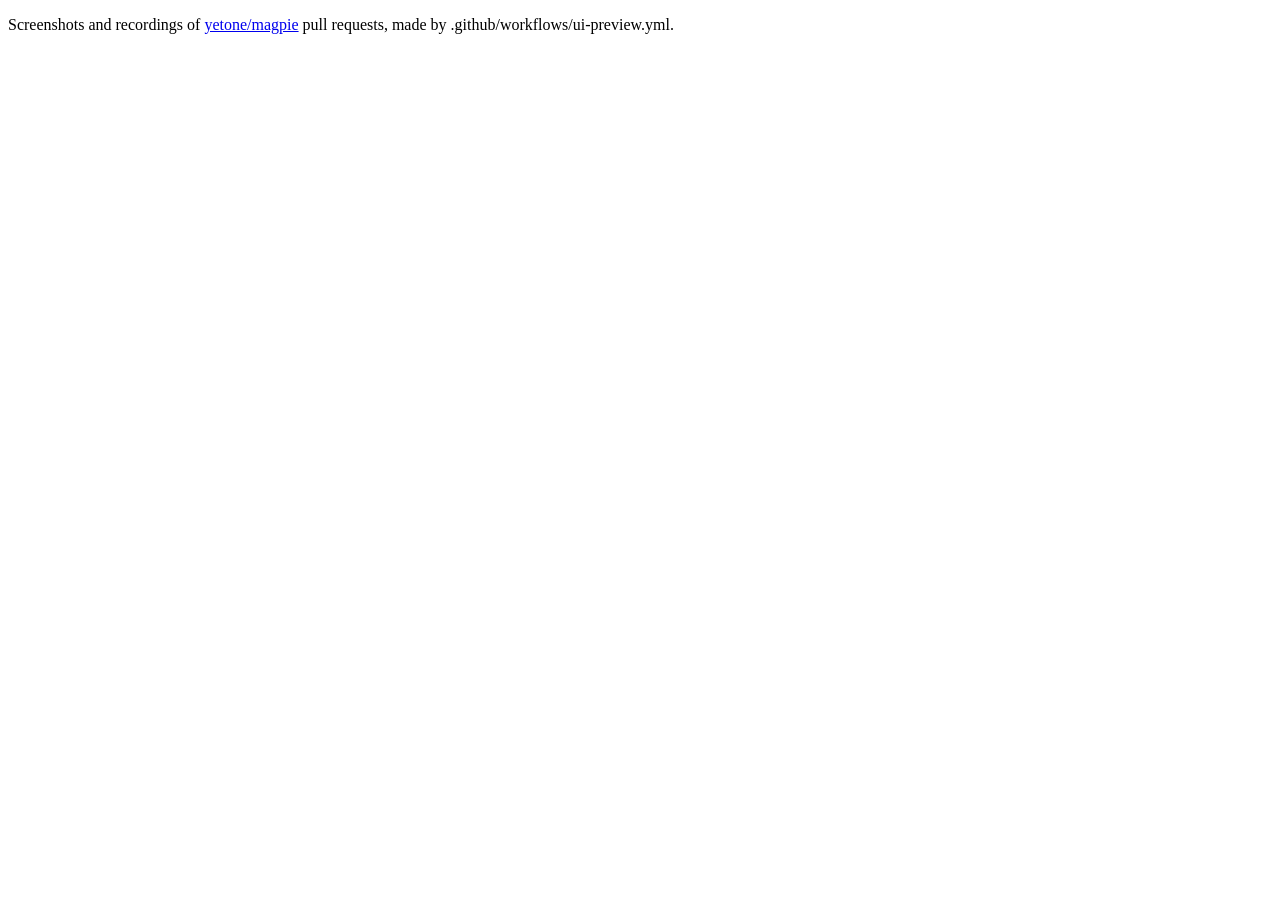
<file: index.html>
<!doctype html><meta charset="utf-8"><title>magpie UI previews</title><p>Screenshots and recordings of <a href="https://github.com/yetone/magpie/pulls">yetone/magpie</a> pull requests, made by .github/workflows/ui-preview.yml.</p>
</file>
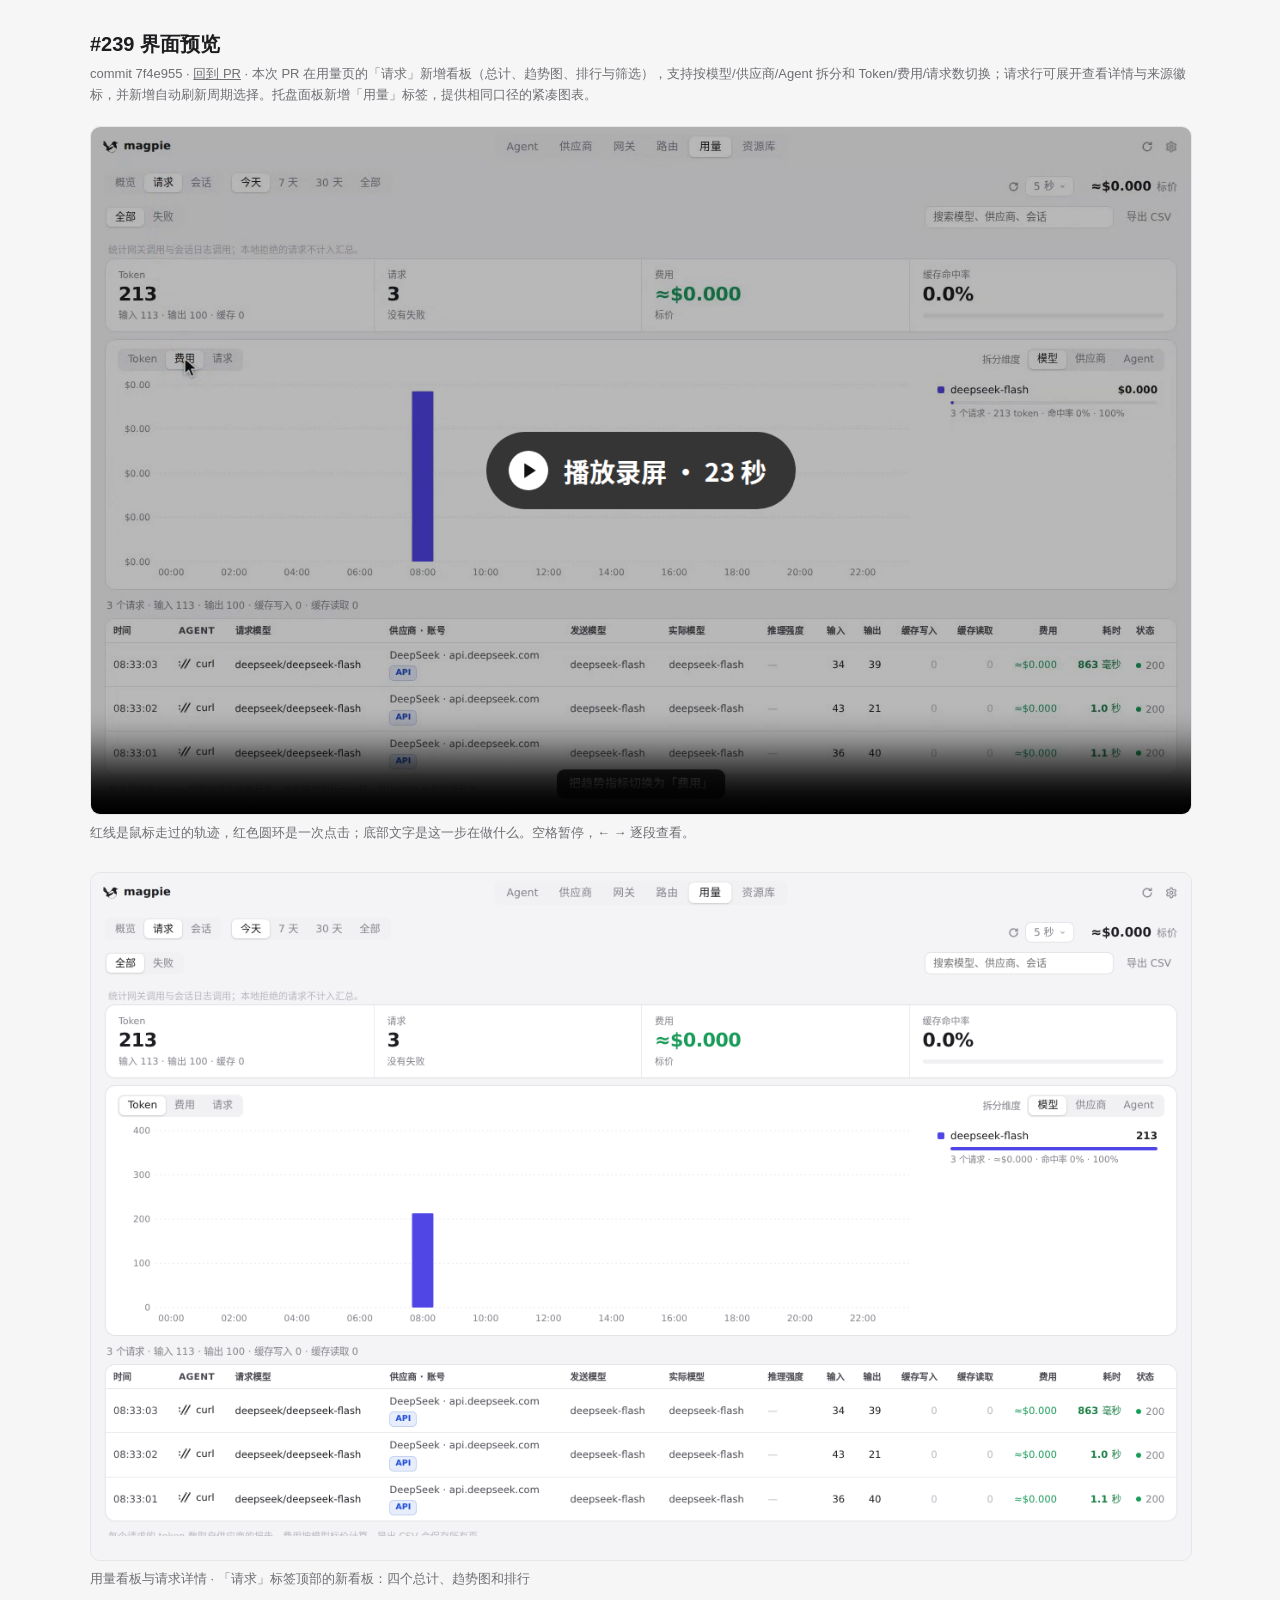
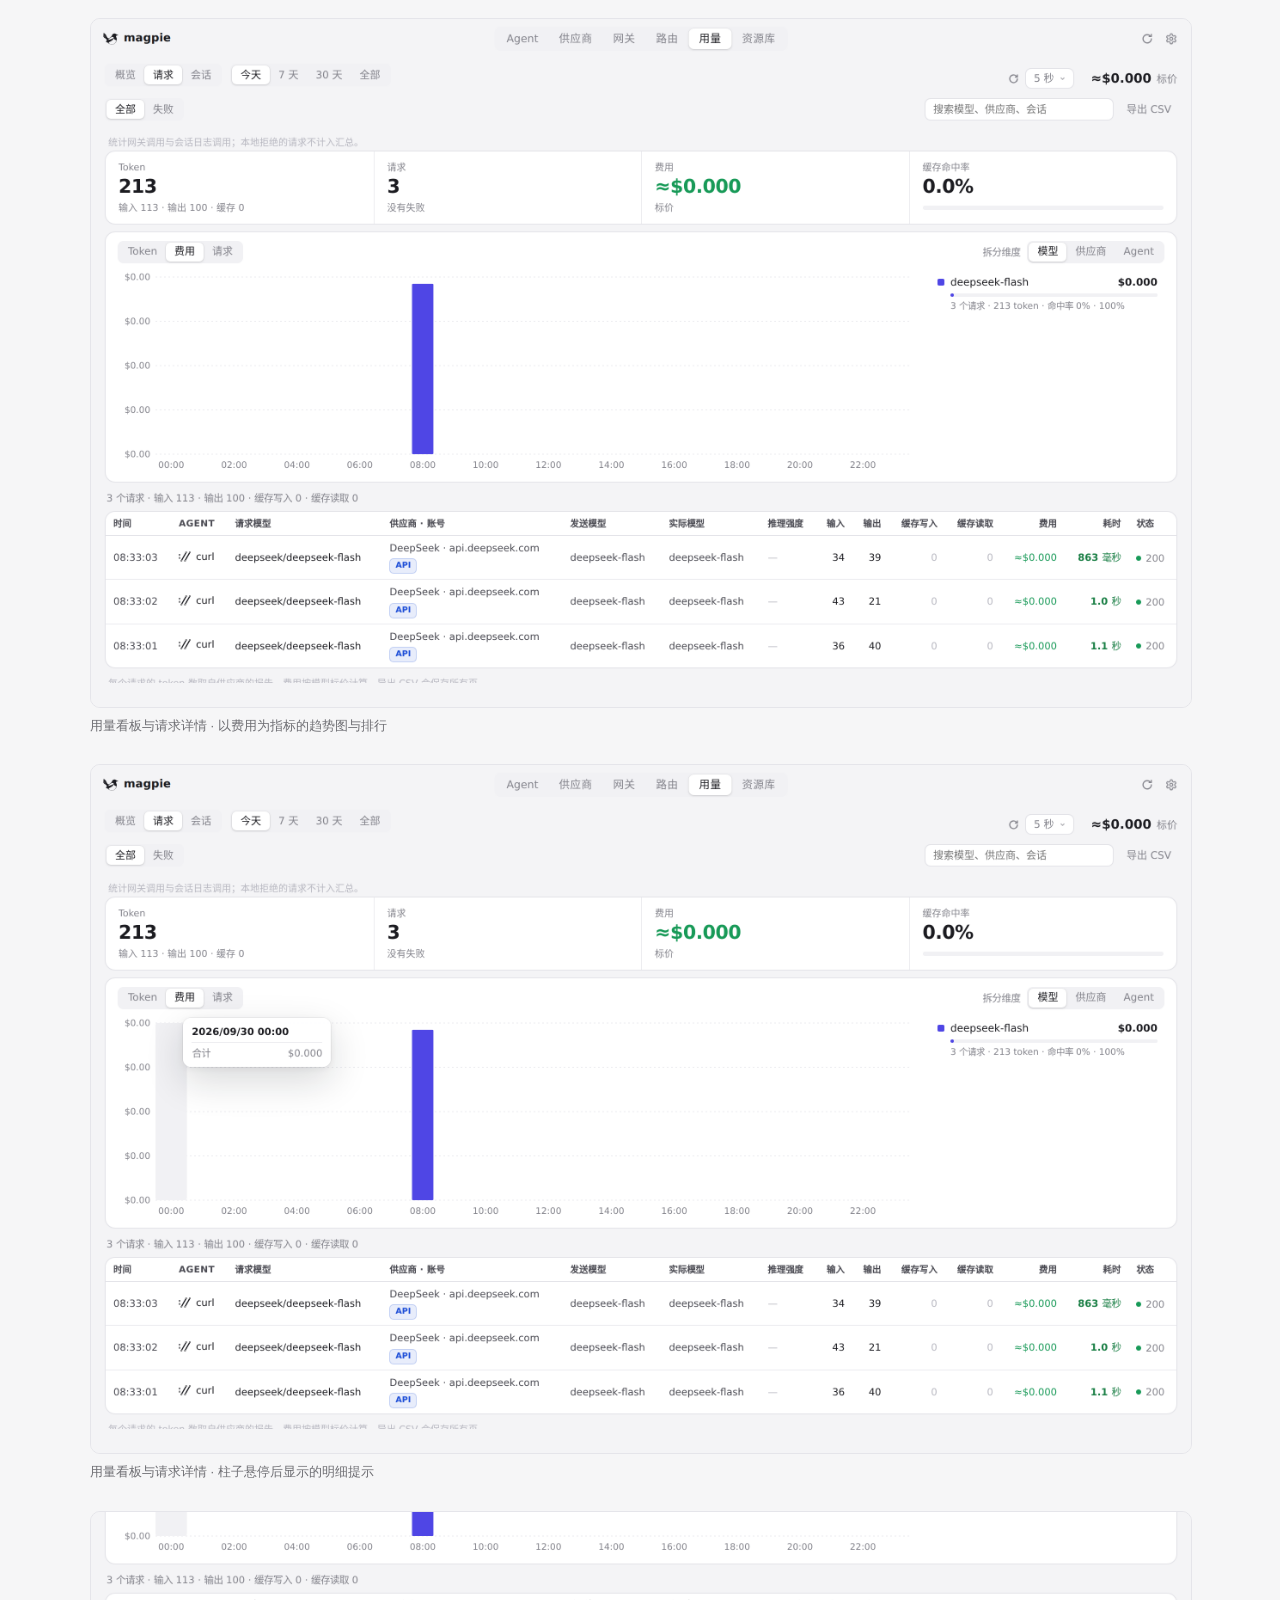
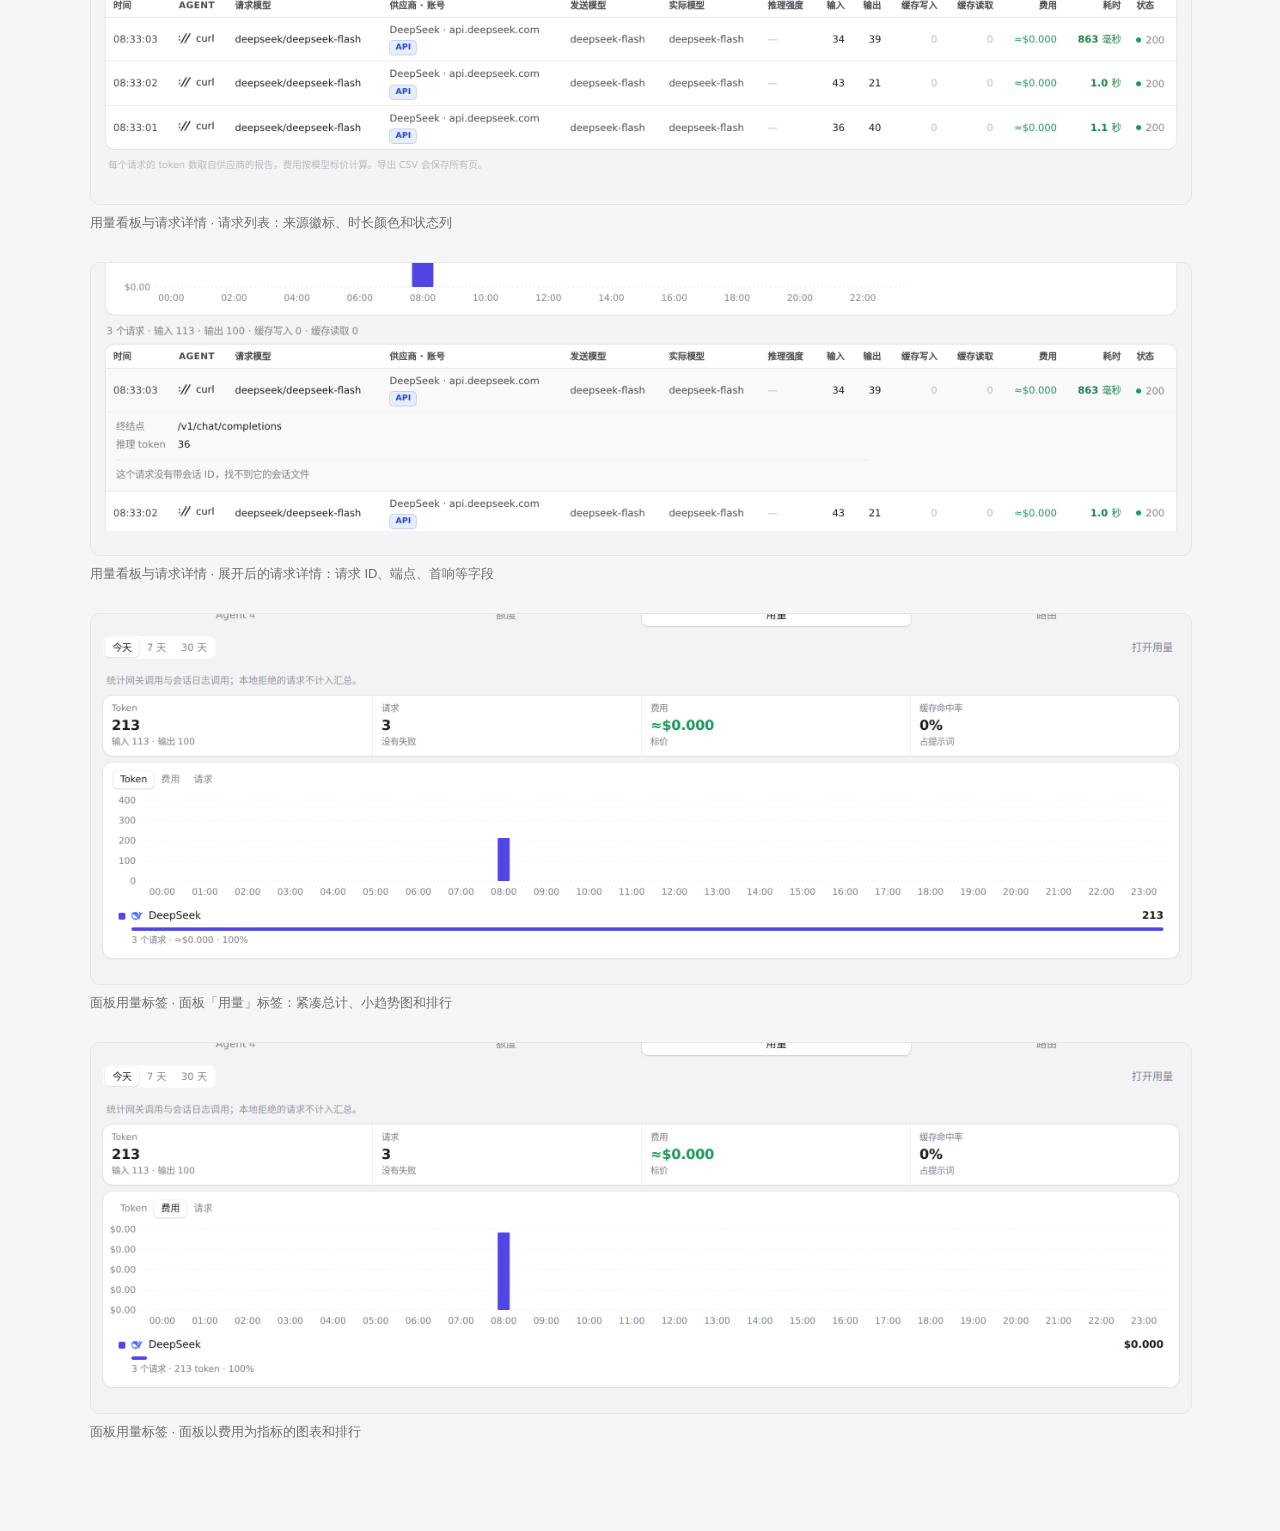
<file: pr-239/7f4e955/index.html>
<!doctype html><html lang="zh"><meta charset="utf-8"><meta name="viewport" content="width=device-width,initial-scale=1">
<title>#239 界面预览 · 7f4e955</title>
<style>:root{color-scheme:light dark;--bg:#f6f6f7;--fg:#1d1d1f;--muted:#6e6e73;--card:#fff;--line:#e5e5ea}
@media (prefers-color-scheme:dark){:root{--bg:#111113;--fg:#f2f2f4;--muted:#9a9aa0;--card:#1c1c1f;--line:#2c2c30}}
body{margin:0;background:var(--bg);color:var(--fg);font:15px/1.6 -apple-system,"Segoe UI","PingFang SC","Noto Sans CJK SC",sans-serif}
main{max-width:1100px;margin:0 auto;padding:28px 16px 60px}h1{font-size:20px;margin:0 0 4px}.m{color:var(--muted);font-size:13px;margin:0 0 20px}
video,img{display:block;width:100%;border-radius:10px;border:1px solid var(--line);background:var(--card)}figure{margin:0 0 28px}figcaption{color:var(--muted);font-size:13px;margin-top:8px}
a{color:inherit}</style>
<main><h1>#239 界面预览</h1><p class="m">commit 7f4e955 · <a href="https://github.com/yetone/magpie/pull/239">回到 PR</a> · 本次 PR 在用量页的「请求」新增看板（总计、趋势图、排行与筛选），支持按模型/供应商/Agent 拆分和 Token/费用/请求数切换；请求行可展开查看详情与来源徽标，并新增自动刷新周期选择。托盘面板新增「用量」标签，提供相同口径的紧凑图表。</p>
<figure><video src="preview.mp4" controls autoplay muted playsinline poster="poster.png"></video><figcaption>红线是鼠标走过的轨迹，红色圆环是一次点击；底部文字是这一步在做什么。空格暂停，← → 逐段查看。</figcaption></figure>
<figure><img src="01-usage-requests-dashboard.png" alt="「请求」标签顶部的新看板：四个总计、趋势图和排行"><figcaption>用量看板与请求详情 · 「请求」标签顶部的新看板：四个总计、趋势图和排行</figcaption></figure>
<figure><img src="02-usage-requests-cost.png" alt="以费用为指标的趋势图与排行"><figcaption>用量看板与请求详情 · 以费用为指标的趋势图与排行</figcaption></figure>
<figure><img src="03-usage-requests-tooltip.png" alt="柱子悬停后显示的明细提示"><figcaption>用量看板与请求详情 · 柱子悬停后显示的明细提示</figcaption></figure>
<figure><img src="04-usage-request-rows.png" alt="请求列表：来源徽标、时长颜色和状态列"><figcaption>用量看板与请求详情 · 请求列表：来源徽标、时长颜色和状态列</figcaption></figure>
<figure><img src="05-usage-request-detail.png" alt="展开后的请求详情：请求 ID、端点、首响等字段"><figcaption>用量看板与请求详情 · 展开后的请求详情：请求 ID、端点、首响等字段</figcaption></figure>
<figure><img src="06-panel-usage-tab.png" alt="面板「用量」标签：紧凑总计、小趋势图和排行"><figcaption>面板用量标签 · 面板「用量」标签：紧凑总计、小趋势图和排行</figcaption></figure>
<figure><img src="07-panel-usage-cost.png" alt="面板以费用为指标的图表和排行"><figcaption>面板用量标签 · 面板以费用为指标的图表和排行</figcaption></figure>
</main></html>
</file>
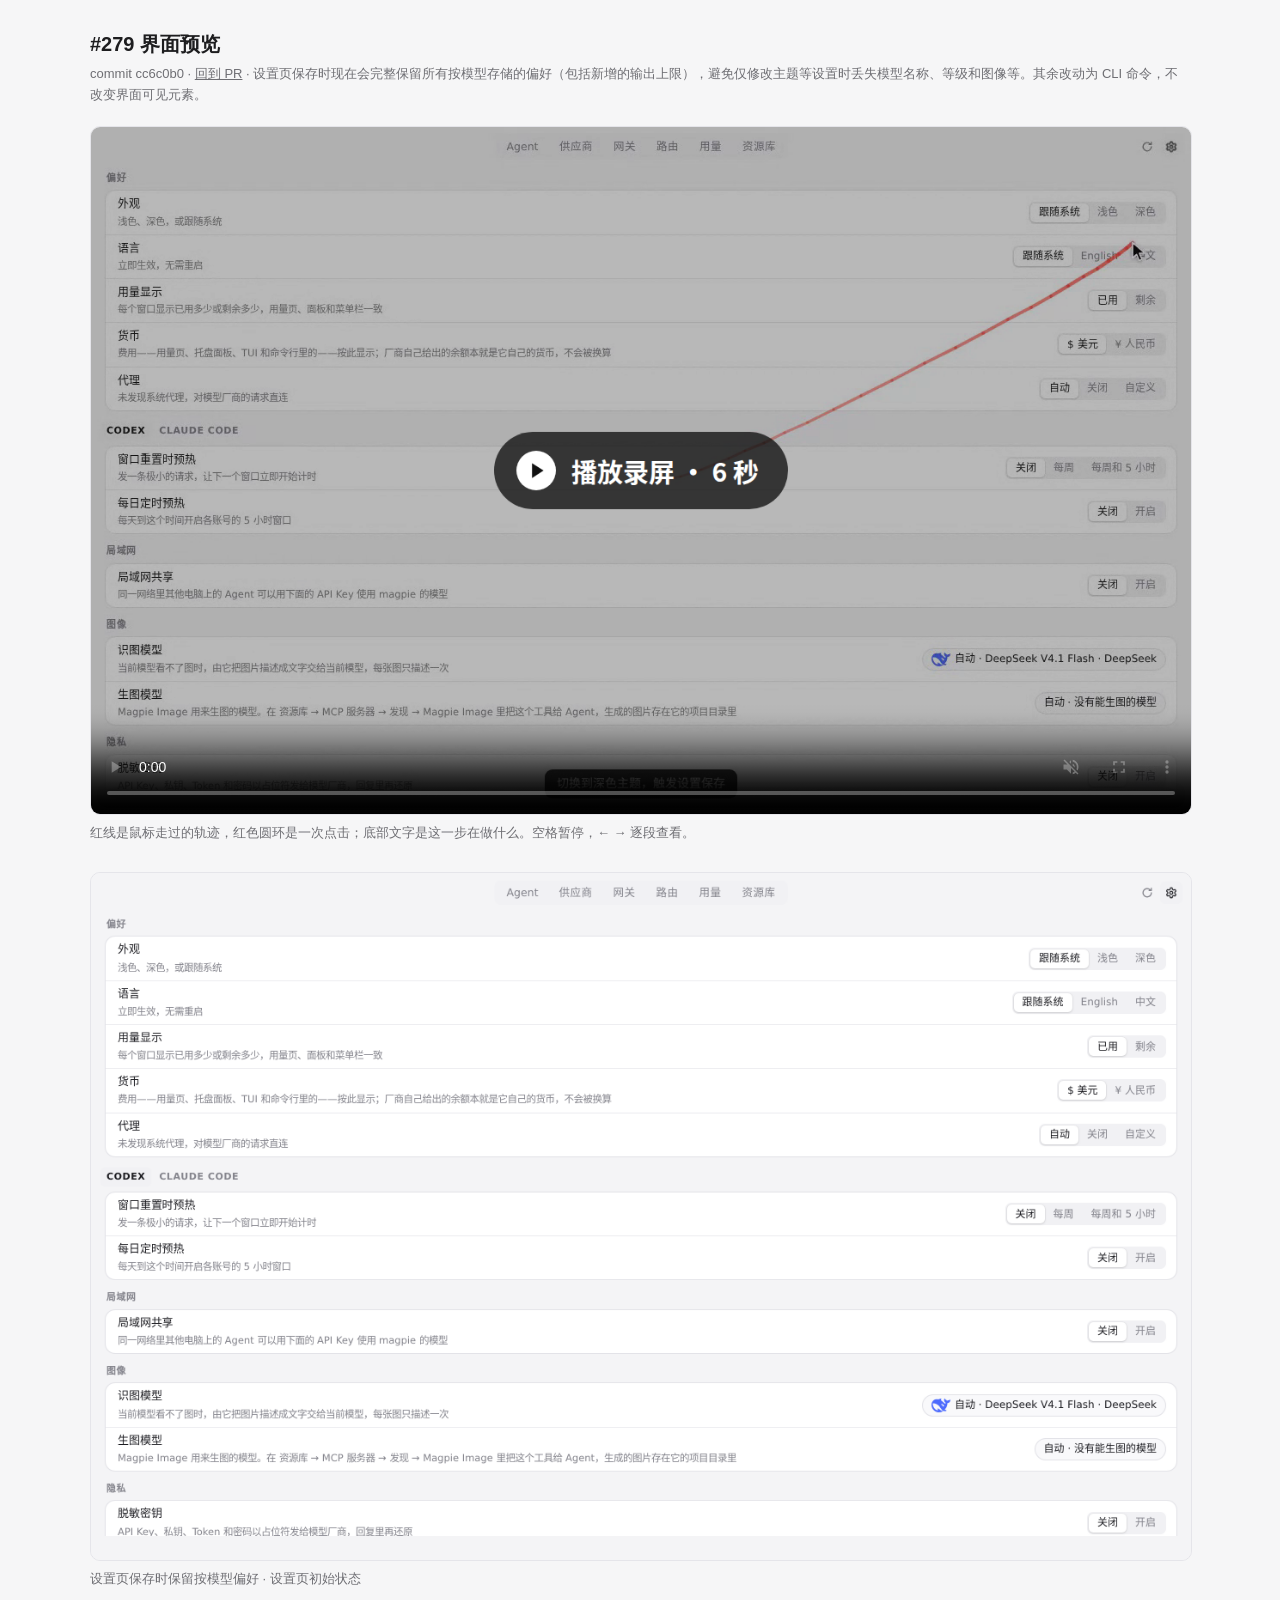
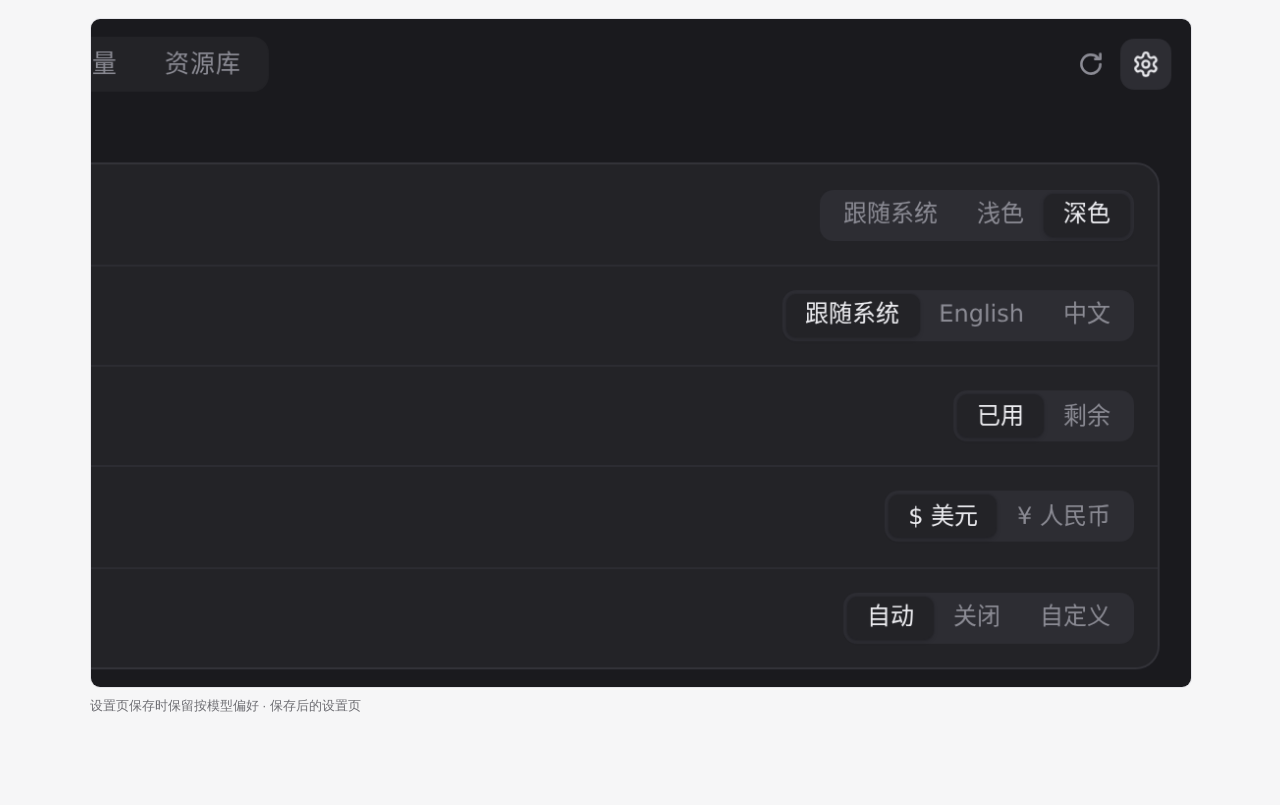
<file: pr-279/cc6c0b0/index.html>
<!doctype html><html lang="zh"><meta charset="utf-8"><meta name="viewport" content="width=device-width,initial-scale=1">
<title>#279 界面预览 · cc6c0b0</title>
<style>:root{color-scheme:light dark;--bg:#f6f6f7;--fg:#1d1d1f;--muted:#6e6e73;--card:#fff;--line:#e5e5ea}
@media (prefers-color-scheme:dark){:root{--bg:#111113;--fg:#f2f2f4;--muted:#9a9aa0;--card:#1c1c1f;--line:#2c2c30}}
body{margin:0;background:var(--bg);color:var(--fg);font:15px/1.6 -apple-system,"Segoe UI","PingFang SC","Noto Sans CJK SC",sans-serif}
main{max-width:1100px;margin:0 auto;padding:28px 16px 60px}h1{font-size:20px;margin:0 0 4px}.m{color:var(--muted);font-size:13px;margin:0 0 20px}
video,img{display:block;width:100%;border-radius:10px;border:1px solid var(--line);background:var(--card)}figure{margin:0 0 28px}figcaption{color:var(--muted);font-size:13px;margin-top:8px}
a{color:inherit}</style>
<main><h1>#279 界面预览</h1><p class="m">commit cc6c0b0 · <a href="https://github.com/yetone/magpie/pull/279">回到 PR</a> · 设置页保存时现在会完整保留所有按模型存储的偏好（包括新增的输出上限），避免仅修改主题等设置时丢失模型名称、等级和图像等。其余改动为 CLI 命令，不改变界面可见元素。</p>
<figure><video src="preview.mp4" controls autoplay muted playsinline poster="poster.png"></video><figcaption>红线是鼠标走过的轨迹，红色圆环是一次点击；底部文字是这一步在做什么。空格暂停，← → 逐段查看。</figcaption></figure>
<figure><img src="01-settings-before.png" alt="设置页初始状态"><figcaption>设置页保存时保留按模型偏好 · 设置页初始状态</figcaption></figure>
<figure><img src="02-settings-after-save.png" alt="保存后的设置页"><figcaption>设置页保存时保留按模型偏好 · 保存后的设置页</figcaption></figure>
</main></html>
</file>
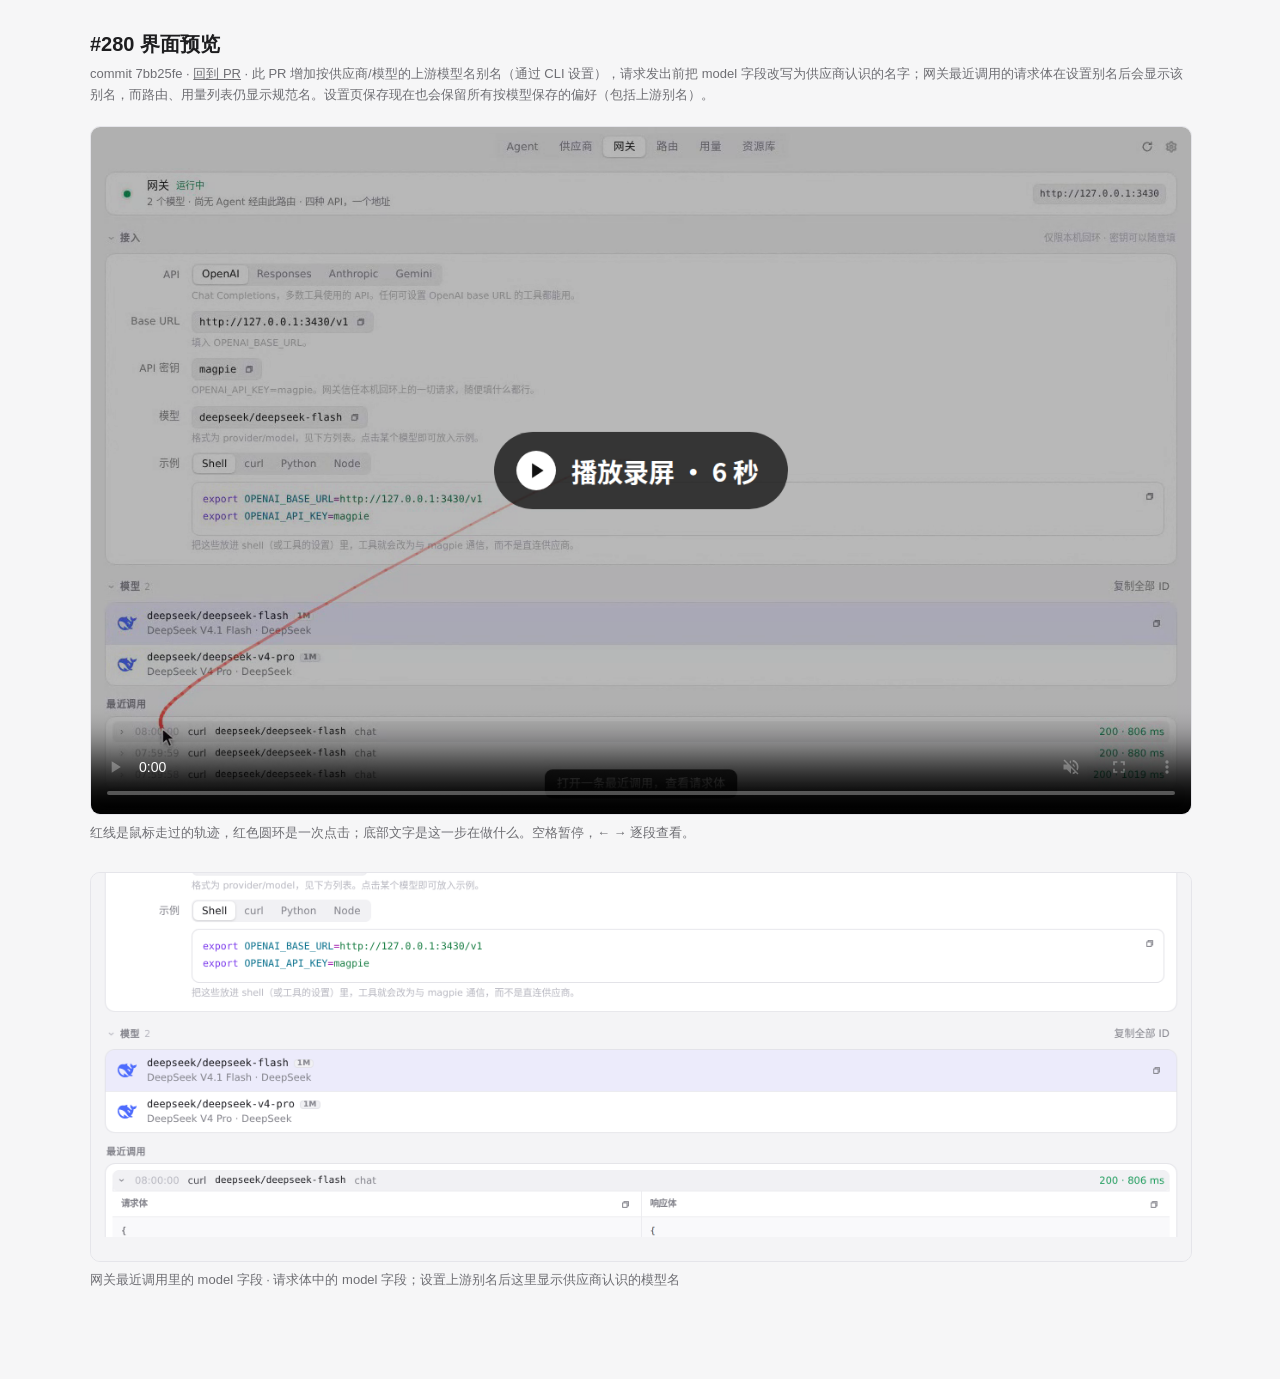
<file: pr-280/7bb25fe/index.html>
<!doctype html><html lang="zh"><meta charset="utf-8"><meta name="viewport" content="width=device-width,initial-scale=1">
<title>#280 界面预览 · 7bb25fe</title>
<style>:root{color-scheme:light dark;--bg:#f6f6f7;--fg:#1d1d1f;--muted:#6e6e73;--card:#fff;--line:#e5e5ea}
@media (prefers-color-scheme:dark){:root{--bg:#111113;--fg:#f2f2f4;--muted:#9a9aa0;--card:#1c1c1f;--line:#2c2c30}}
body{margin:0;background:var(--bg);color:var(--fg);font:15px/1.6 -apple-system,"Segoe UI","PingFang SC","Noto Sans CJK SC",sans-serif}
main{max-width:1100px;margin:0 auto;padding:28px 16px 60px}h1{font-size:20px;margin:0 0 4px}.m{color:var(--muted);font-size:13px;margin:0 0 20px}
video,img{display:block;width:100%;border-radius:10px;border:1px solid var(--line);background:var(--card)}figure{margin:0 0 28px}figcaption{color:var(--muted);font-size:13px;margin-top:8px}
a{color:inherit}</style>
<main><h1>#280 界面预览</h1><p class="m">commit 7bb25fe · <a href="https://github.com/yetone/magpie/pull/280">回到 PR</a> · 此 PR 增加按供应商/模型的上游模型名别名（通过 CLI 设置），请求发出前把 model 字段改写为供应商认识的名字；网关最近调用的请求体在设置别名后会显示该别名，而路由、用量列表仍显示规范名。设置页保存现在也会保留所有按模型保存的偏好（包括上游别名）。</p>
<figure><video src="preview.mp4" controls autoplay muted playsinline poster="poster.png"></video><figcaption>红线是鼠标走过的轨迹，红色圆环是一次点击；底部文字是这一步在做什么。空格暂停，← → 逐段查看。</figcaption></figure>
<figure><img src="01-gateway-call-detail.png" alt="请求体中的 model 字段；设置上游别名后这里显示供应商认识的模型名"><figcaption>网关最近调用里的 model 字段 · 请求体中的 model 字段；设置上游别名后这里显示供应商认识的模型名</figcaption></figure>
</main></html>
</file>
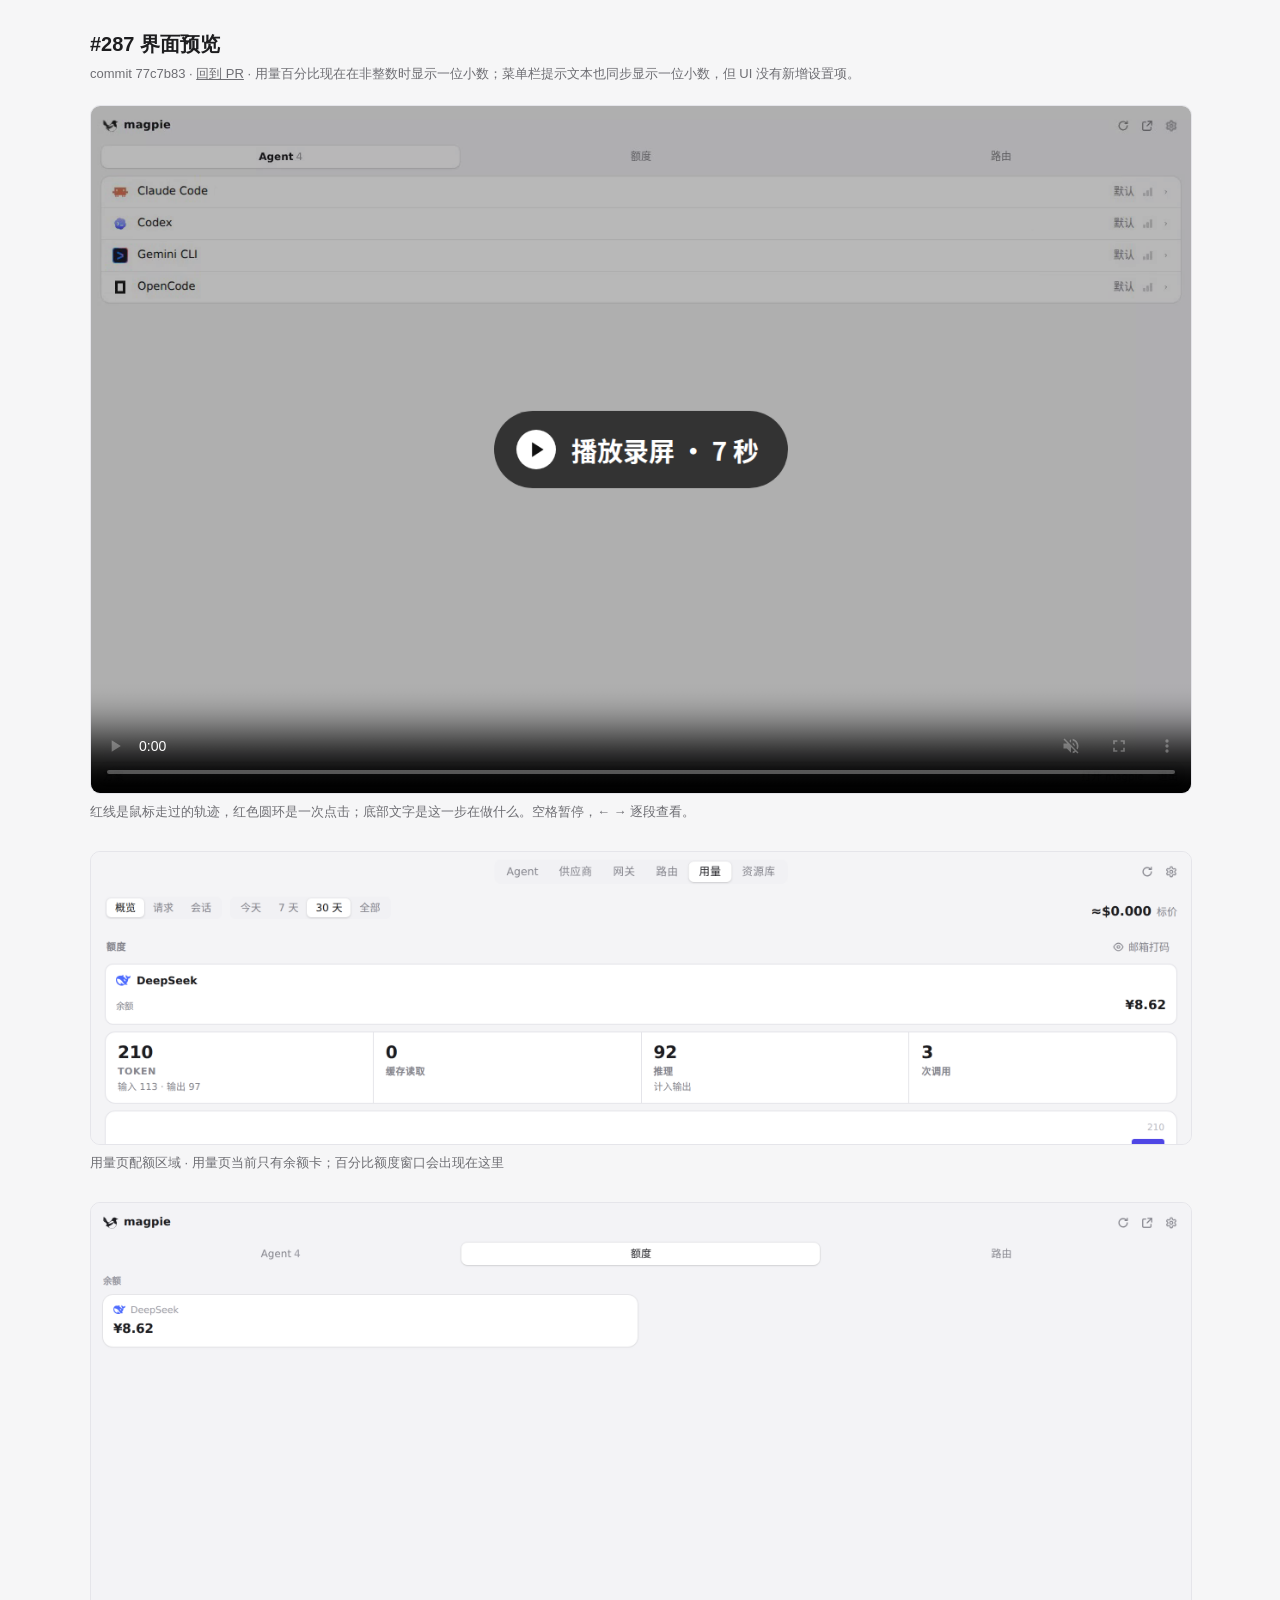
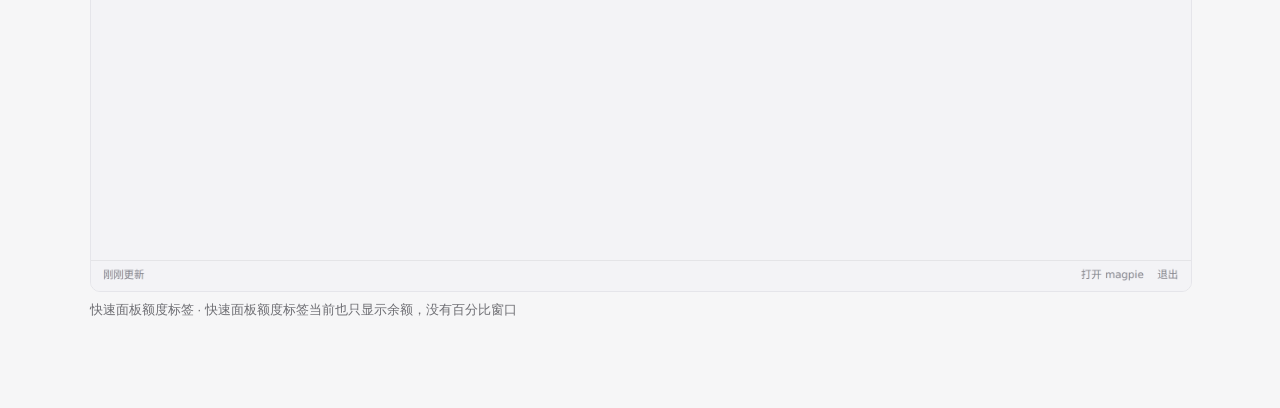
<file: pr-287/77c7b83/index.html>
<!doctype html><html lang="zh"><meta charset="utf-8"><meta name="viewport" content="width=device-width,initial-scale=1">
<title>#287 界面预览 · 77c7b83</title>
<style>:root{color-scheme:light dark;--bg:#f6f6f7;--fg:#1d1d1f;--muted:#6e6e73;--card:#fff;--line:#e5e5ea}
@media (prefers-color-scheme:dark){:root{--bg:#111113;--fg:#f2f2f4;--muted:#9a9aa0;--card:#1c1c1f;--line:#2c2c30}}
body{margin:0;background:var(--bg);color:var(--fg);font:15px/1.6 -apple-system,"Segoe UI","PingFang SC","Noto Sans CJK SC",sans-serif}
main{max-width:1100px;margin:0 auto;padding:28px 16px 60px}h1{font-size:20px;margin:0 0 4px}.m{color:var(--muted);font-size:13px;margin:0 0 20px}
video,img{display:block;width:100%;border-radius:10px;border:1px solid var(--line);background:var(--card)}figure{margin:0 0 28px}figcaption{color:var(--muted);font-size:13px;margin-top:8px}
a{color:inherit}</style>
<main><h1>#287 界面预览</h1><p class="m">commit 77c7b83 · <a href="https://github.com/yetone/magpie/pull/287">回到 PR</a> · 用量百分比现在在非整数时显示一位小数；菜单栏提示文本也同步显示一位小数，但 UI 没有新增设置项。</p>
<figure><video src="preview.mp4" controls autoplay muted playsinline poster="poster.png"></video><figcaption>红线是鼠标走过的轨迹，红色圆环是一次点击；底部文字是这一步在做什么。空格暂停，← → 逐段查看。</figcaption></figure>
<figure><img src="01-usage-balance-only.png" alt="用量页当前只有余额卡；百分比额度窗口会出现在这里"><figcaption>用量页配额区域 · 用量页当前只有余额卡；百分比额度窗口会出现在这里</figcaption></figure>
<figure><img src="02-panel-usage-balance.png" alt="快速面板额度标签当前也只显示余额，没有百分比窗口"><figcaption>快速面板额度标签 · 快速面板额度标签当前也只显示余额，没有百分比窗口</figcaption></figure>
</main></html>
</file>
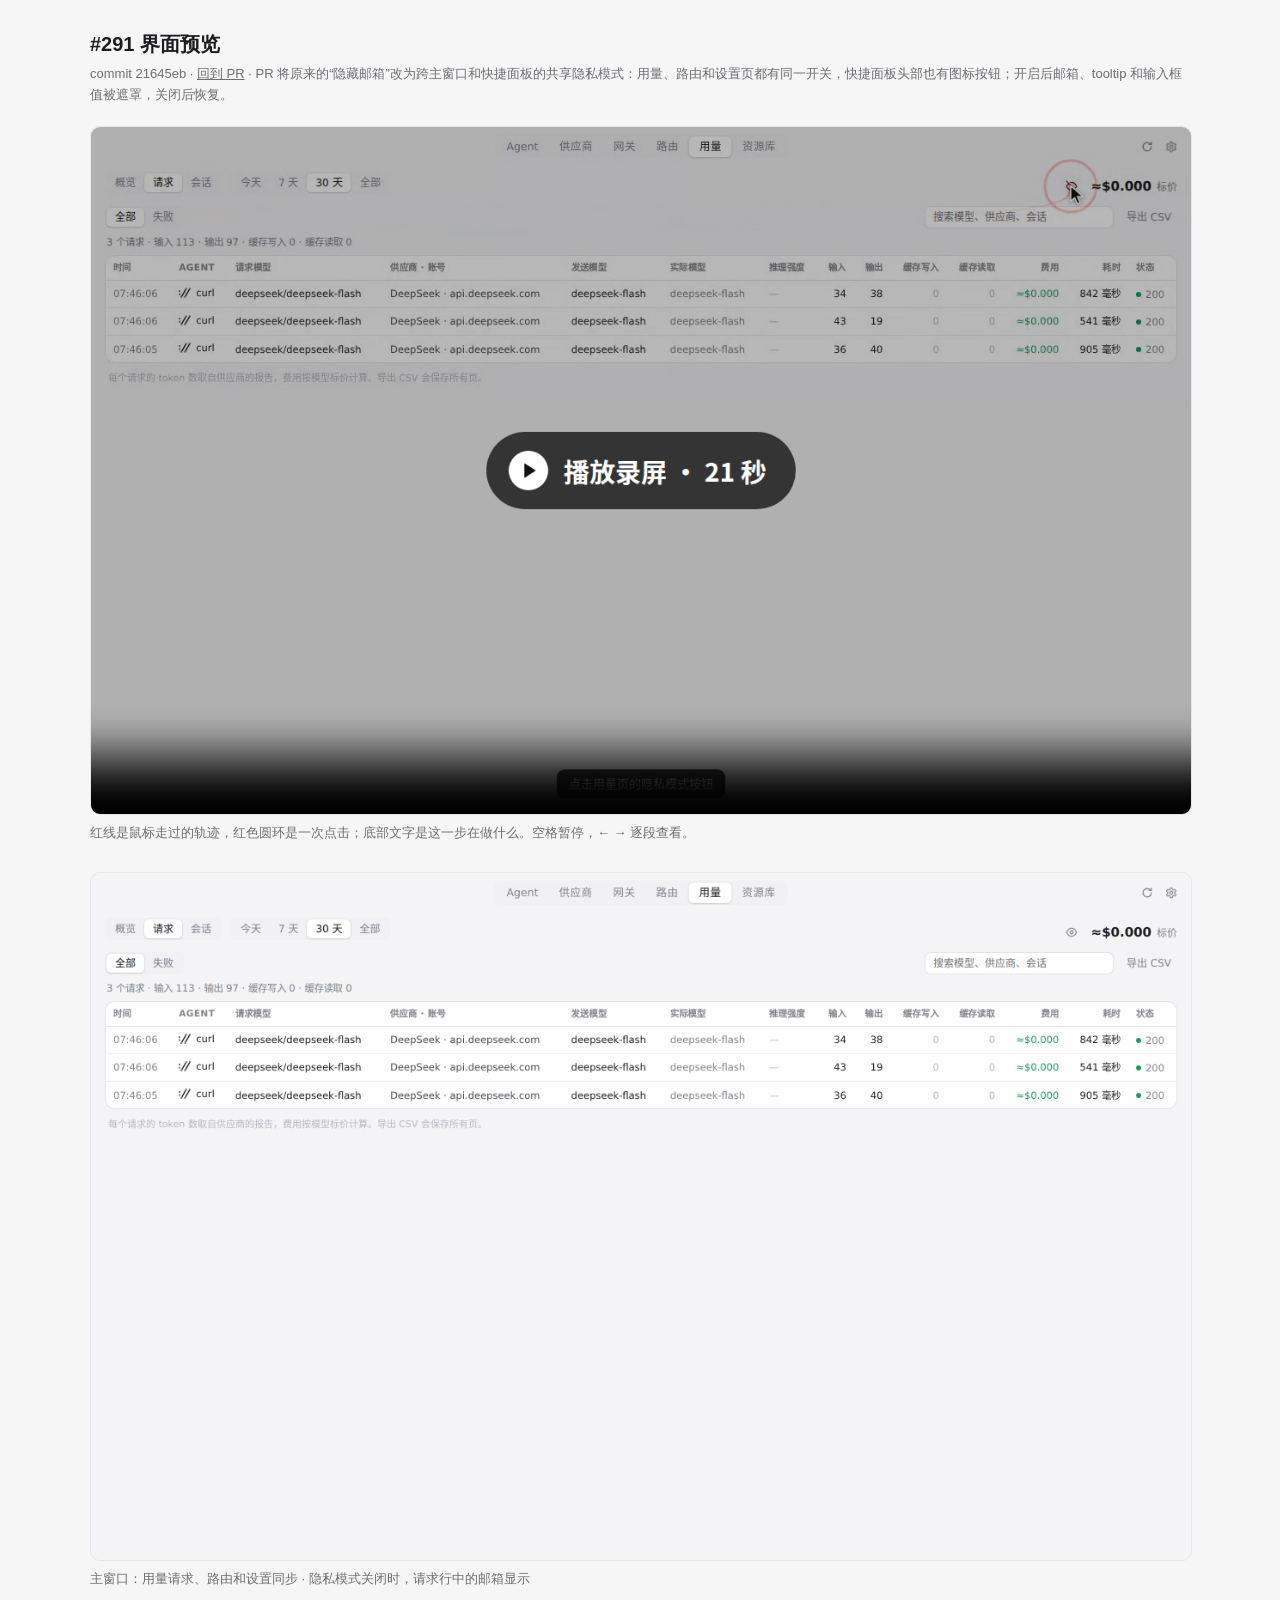
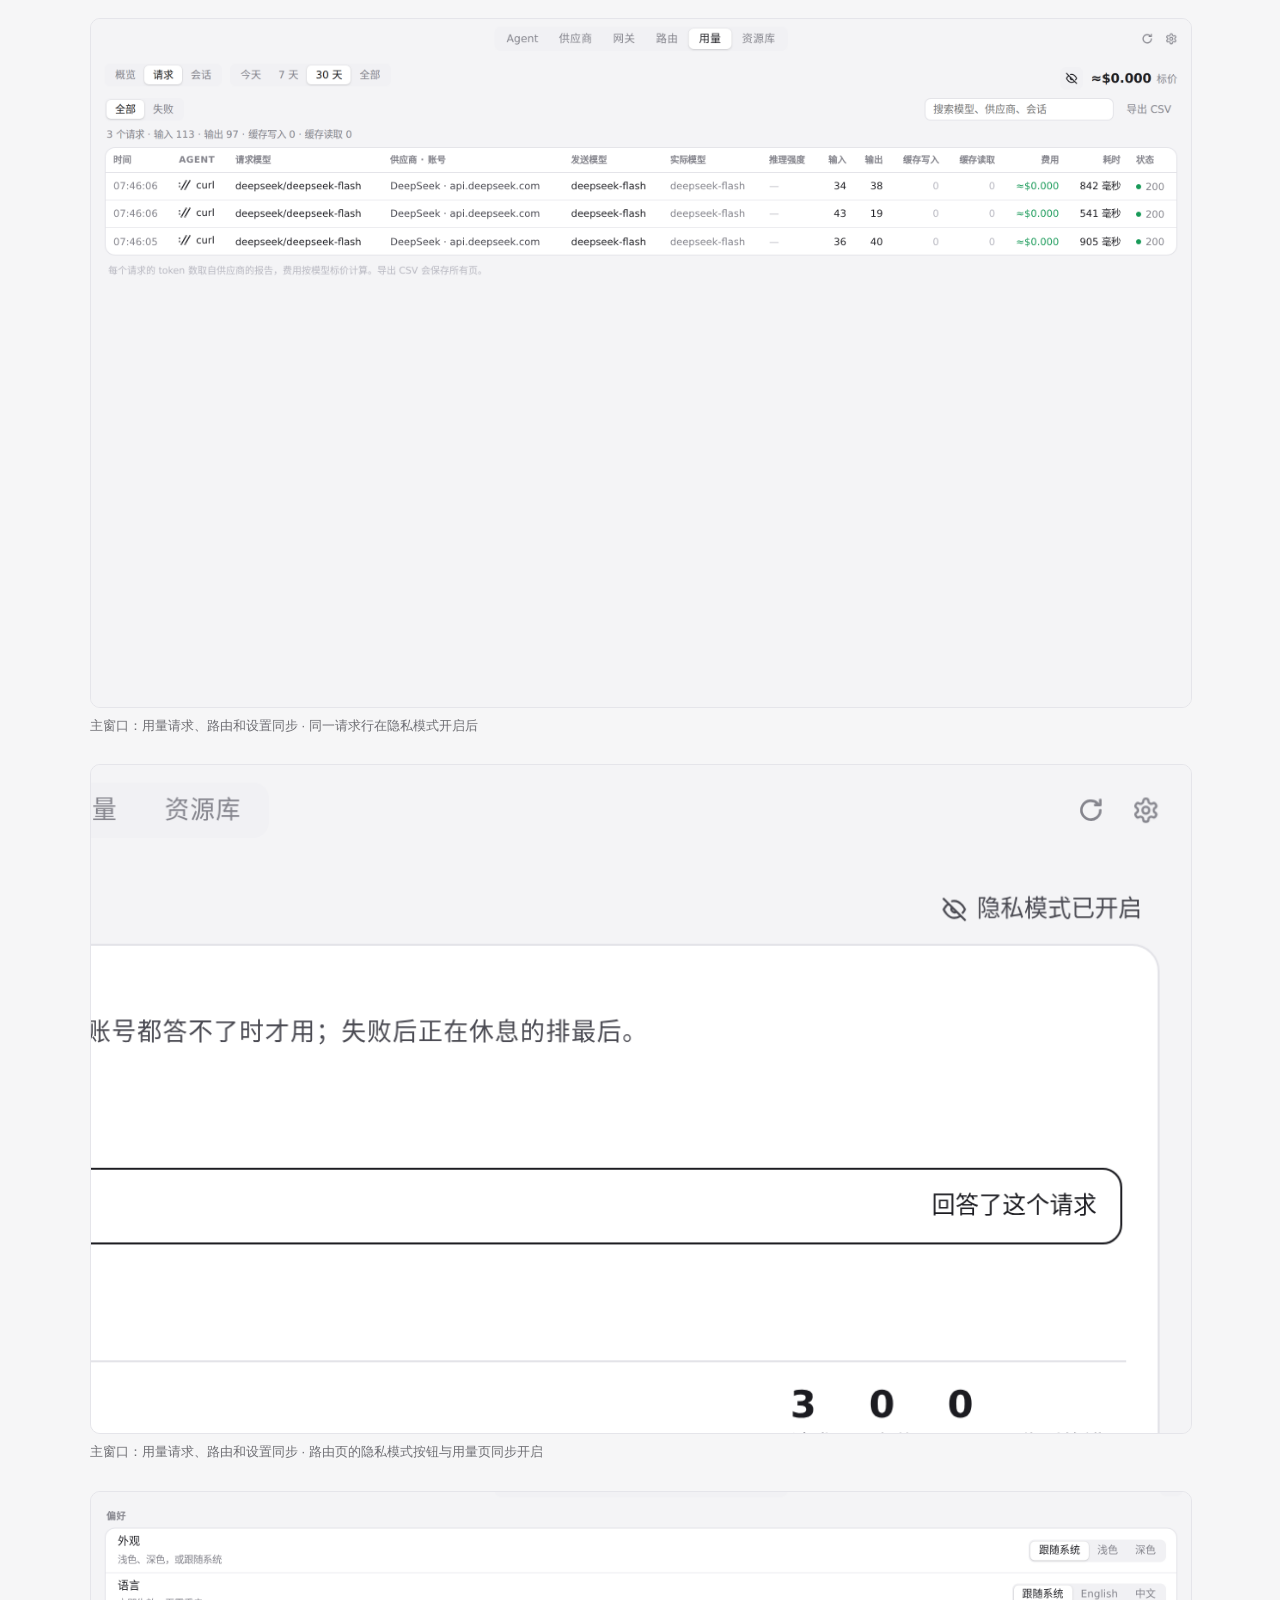
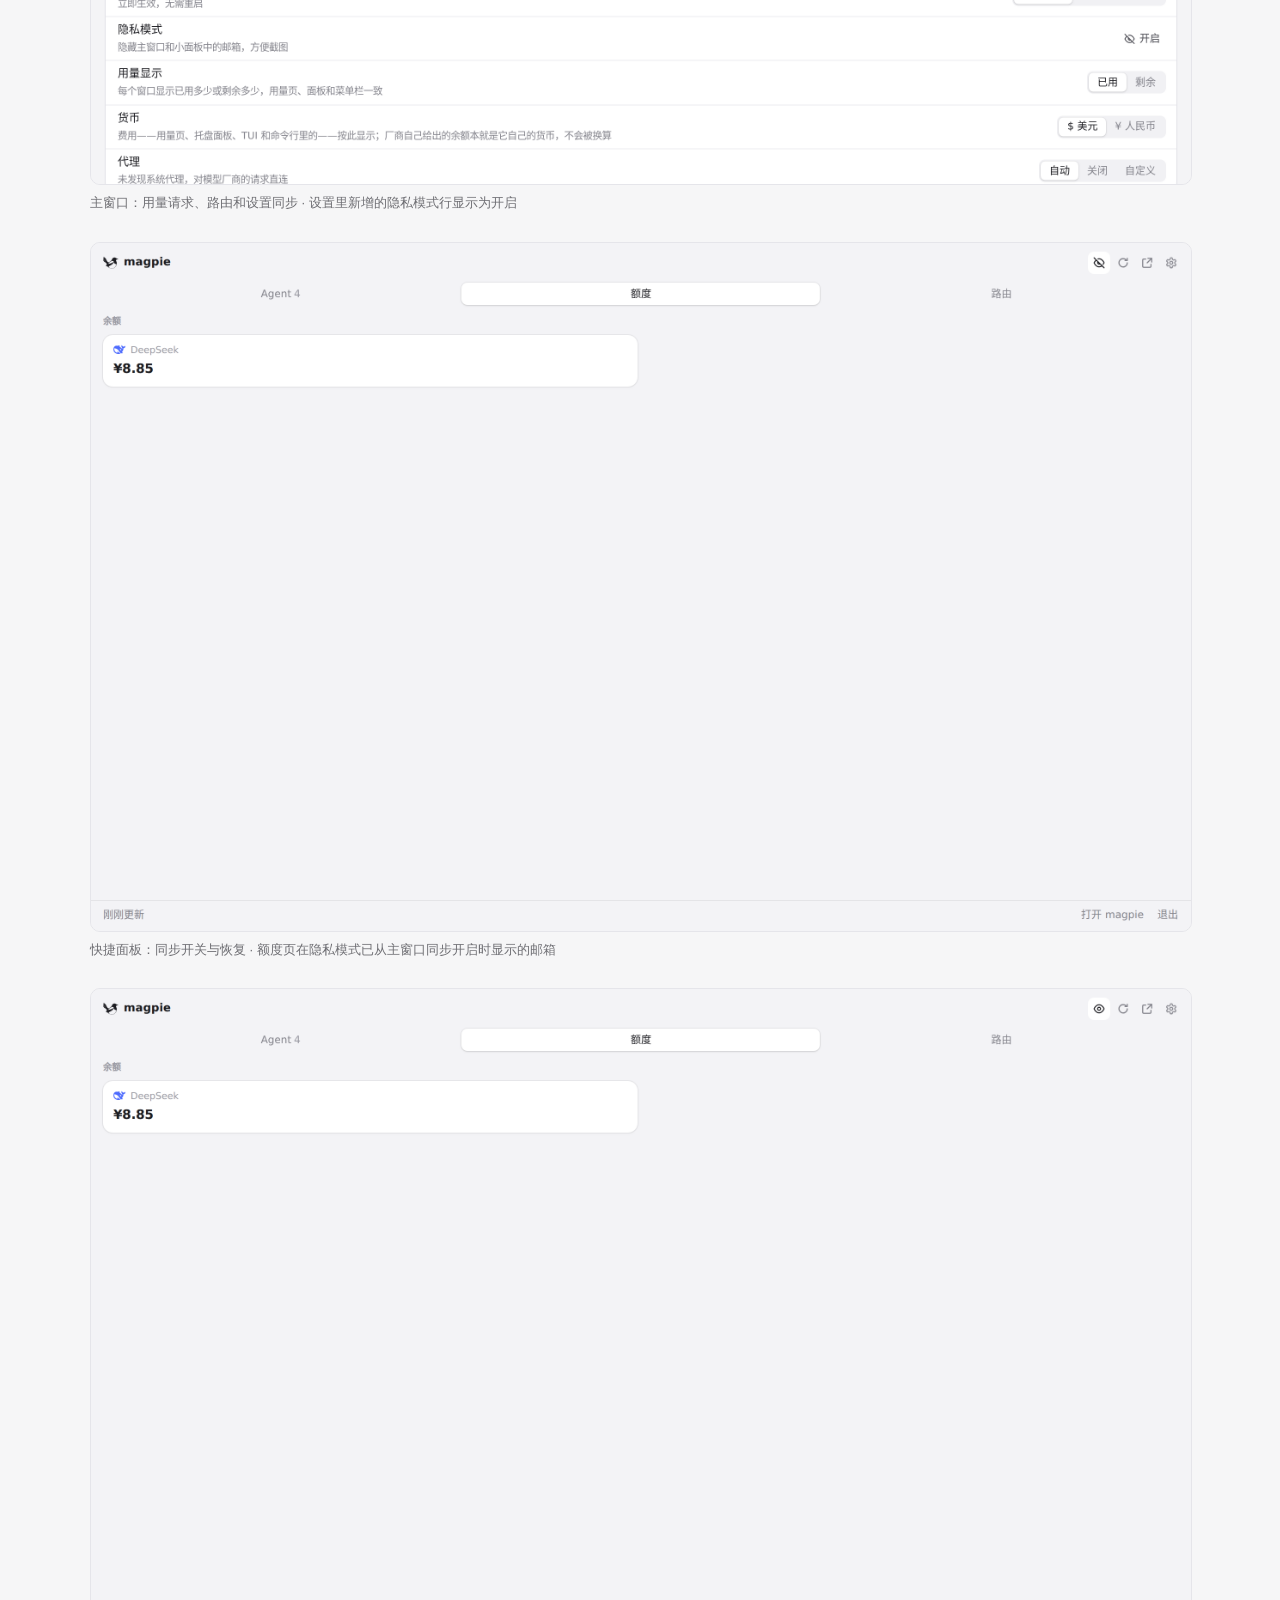
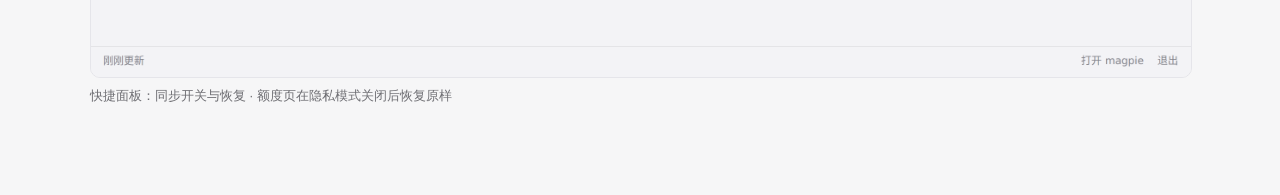
<file: pr-291/21645eb/index.html>
<!doctype html><html lang="zh"><meta charset="utf-8"><meta name="viewport" content="width=device-width,initial-scale=1">
<title>#291 界面预览 · 21645eb</title>
<style>:root{color-scheme:light dark;--bg:#f6f6f7;--fg:#1d1d1f;--muted:#6e6e73;--card:#fff;--line:#e5e5ea}
@media (prefers-color-scheme:dark){:root{--bg:#111113;--fg:#f2f2f4;--muted:#9a9aa0;--card:#1c1c1f;--line:#2c2c30}}
body{margin:0;background:var(--bg);color:var(--fg);font:15px/1.6 -apple-system,"Segoe UI","PingFang SC","Noto Sans CJK SC",sans-serif}
main{max-width:1100px;margin:0 auto;padding:28px 16px 60px}h1{font-size:20px;margin:0 0 4px}.m{color:var(--muted);font-size:13px;margin:0 0 20px}
video,img{display:block;width:100%;border-radius:10px;border:1px solid var(--line);background:var(--card)}figure{margin:0 0 28px}figcaption{color:var(--muted);font-size:13px;margin-top:8px}
a{color:inherit}</style>
<main><h1>#291 界面预览</h1><p class="m">commit 21645eb · <a href="https://github.com/yetone/magpie/pull/291">回到 PR</a> · PR 将原来的“隐藏邮箱”改为跨主窗口和快捷面板的共享隐私模式：用量、路由和设置页都有同一开关，快捷面板头部也有图标按钮；开启后邮箱、tooltip 和输入框值被遮罩，关闭后恢复。</p>
<figure><video src="preview.mp4" controls autoplay muted playsinline poster="poster.png"></video><figcaption>红线是鼠标走过的轨迹，红色圆环是一次点击；底部文字是这一步在做什么。空格暂停，← → 逐段查看。</figcaption></figure>
<figure><img src="01-usage-requests-privacy-off.png" alt="隐私模式关闭时，请求行中的邮箱显示"><figcaption>主窗口：用量请求、路由和设置同步 · 隐私模式关闭时，请求行中的邮箱显示</figcaption></figure>
<figure><img src="02-usage-requests-privacy-on.png" alt="同一请求行在隐私模式开启后"><figcaption>主窗口：用量请求、路由和设置同步 · 同一请求行在隐私模式开启后</figcaption></figure>
<figure><img src="03-routing-privacy-on.png" alt="路由页的隐私模式按钮与用量页同步开启"><figcaption>主窗口：用量请求、路由和设置同步 · 路由页的隐私模式按钮与用量页同步开启</figcaption></figure>
<figure><img src="04-settings-privacy-on.png" alt="设置里新增的隐私模式行显示为开启"><figcaption>主窗口：用量请求、路由和设置同步 · 设置里新增的隐私模式行显示为开启</figcaption></figure>
<figure><img src="05-panel-usage-privacy-on.png" alt="额度页在隐私模式已从主窗口同步开启时显示的邮箱"><figcaption>快捷面板：同步开关与恢复 · 额度页在隐私模式已从主窗口同步开启时显示的邮箱</figcaption></figure>
<figure><img src="06-panel-usage-privacy-off.png" alt="额度页在隐私模式关闭后恢复原样"><figcaption>快捷面板：同步开关与恢复 · 额度页在隐私模式关闭后恢复原样</figcaption></figure>
</main></html>
</file>
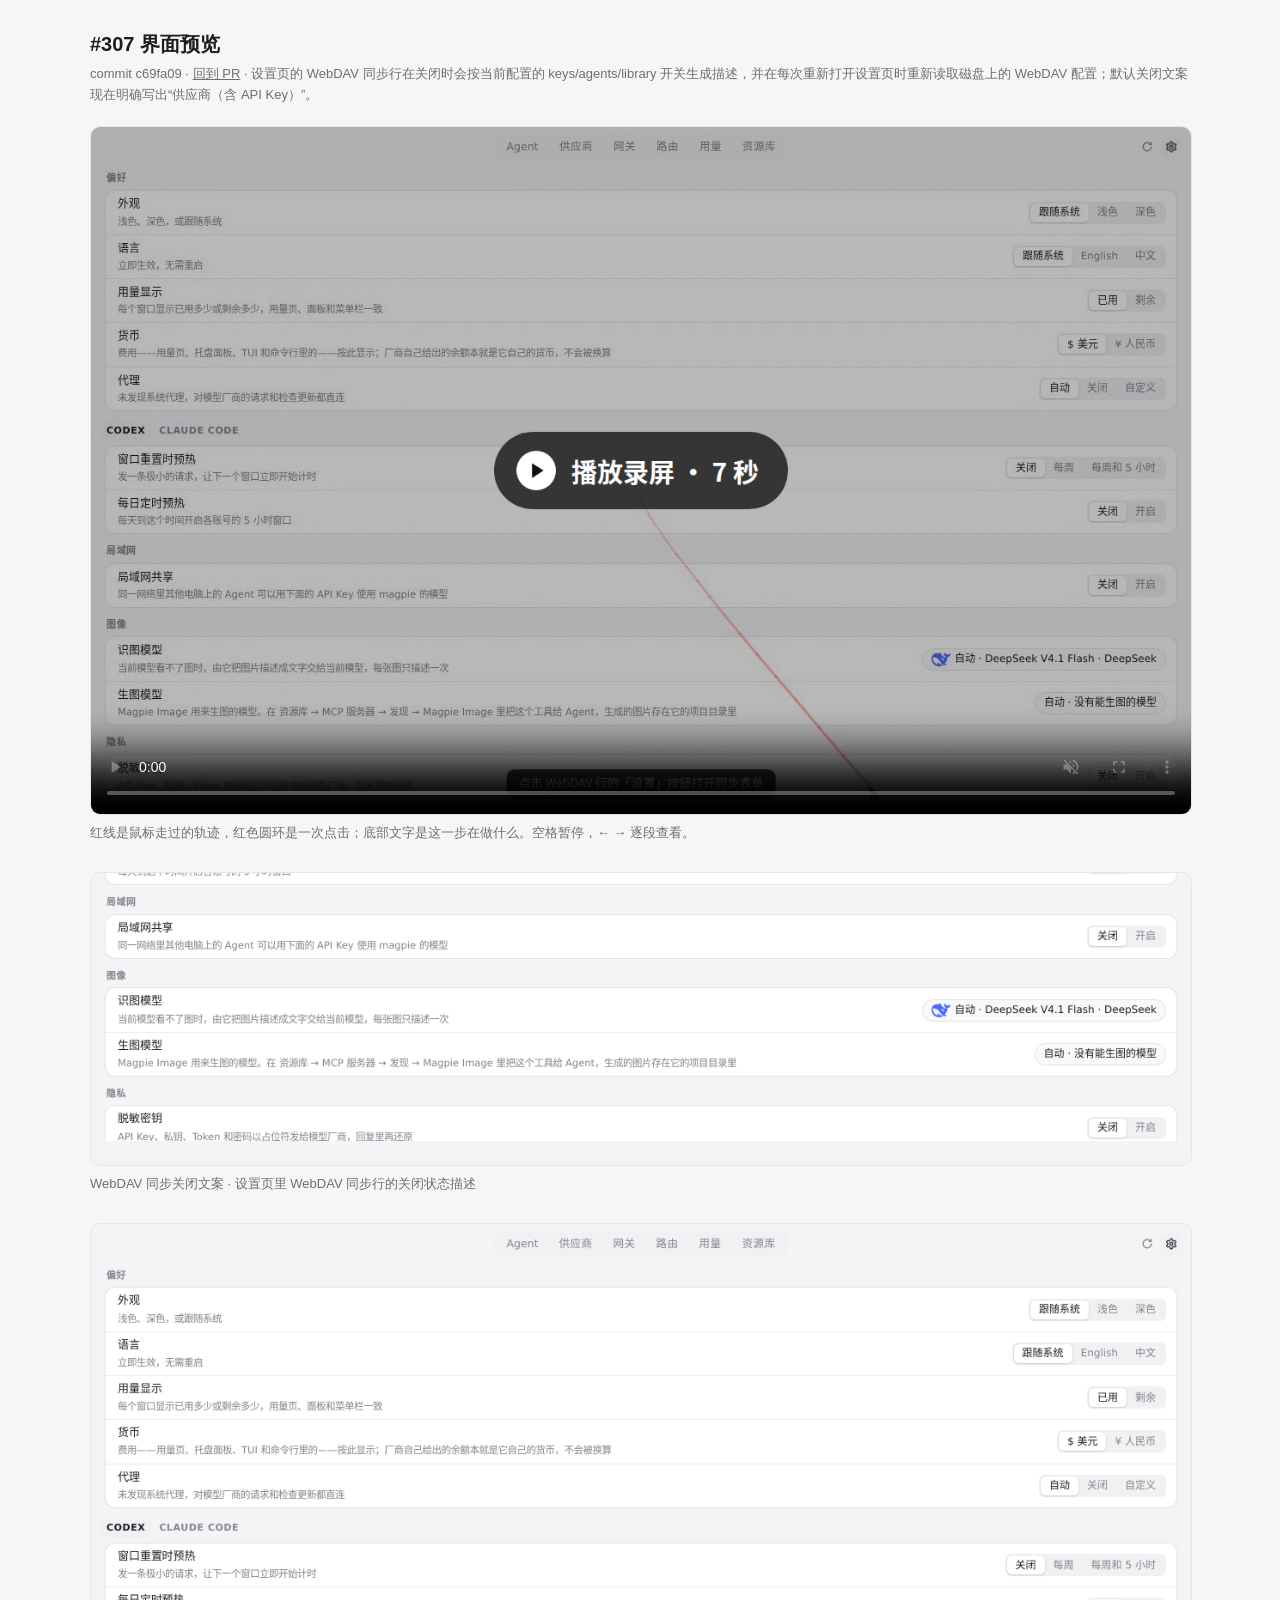
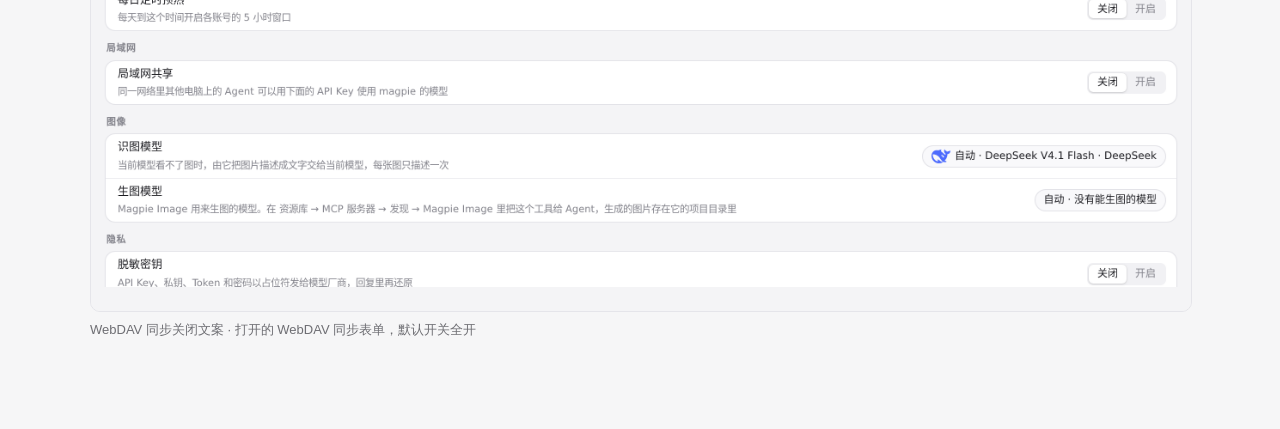
<file: pr-307/c69fa09/index.html>
<!doctype html><html lang="zh"><meta charset="utf-8"><meta name="viewport" content="width=device-width,initial-scale=1">
<title>#307 界面预览 · c69fa09</title>
<style>:root{color-scheme:light dark;--bg:#f6f6f7;--fg:#1d1d1f;--muted:#6e6e73;--card:#fff;--line:#e5e5ea}
@media (prefers-color-scheme:dark){:root{--bg:#111113;--fg:#f2f2f4;--muted:#9a9aa0;--card:#1c1c1f;--line:#2c2c30}}
body{margin:0;background:var(--bg);color:var(--fg);font:15px/1.6 -apple-system,"Segoe UI","PingFang SC","Noto Sans CJK SC",sans-serif}
main{max-width:1100px;margin:0 auto;padding:28px 16px 60px}h1{font-size:20px;margin:0 0 4px}.m{color:var(--muted);font-size:13px;margin:0 0 20px}
video,img{display:block;width:100%;border-radius:10px;border:1px solid var(--line);background:var(--card)}figure{margin:0 0 28px}figcaption{color:var(--muted);font-size:13px;margin-top:8px}
a{color:inherit}</style>
<main><h1>#307 界面预览</h1><p class="m">commit c69fa09 · <a href="https://github.com/yetone/magpie/pull/307">回到 PR</a> · 设置页的 WebDAV 同步行在关闭时会按当前配置的 keys/agents/library 开关生成描述，并在每次重新打开设置页时重新读取磁盘上的 WebDAV 配置；默认关闭文案现在明确写出“供应商（含 API Key）”。</p>
<figure><video src="preview.mp4" controls autoplay muted playsinline poster="poster.png"></video><figcaption>红线是鼠标走过的轨迹，红色圆环是一次点击；底部文字是这一步在做什么。空格暂停，← → 逐段查看。</figcaption></figure>
<figure><img src="01-settings-sync-row.png" alt="设置页里 WebDAV 同步行的关闭状态描述"><figcaption>WebDAV 同步关闭文案 · 设置页里 WebDAV 同步行的关闭状态描述</figcaption></figure>
<figure><img src="02-settings-sync-form.png" alt="打开的 WebDAV 同步表单，默认开关全开"><figcaption>WebDAV 同步关闭文案 · 打开的 WebDAV 同步表单，默认开关全开</figcaption></figure>
</main></html>
</file>
